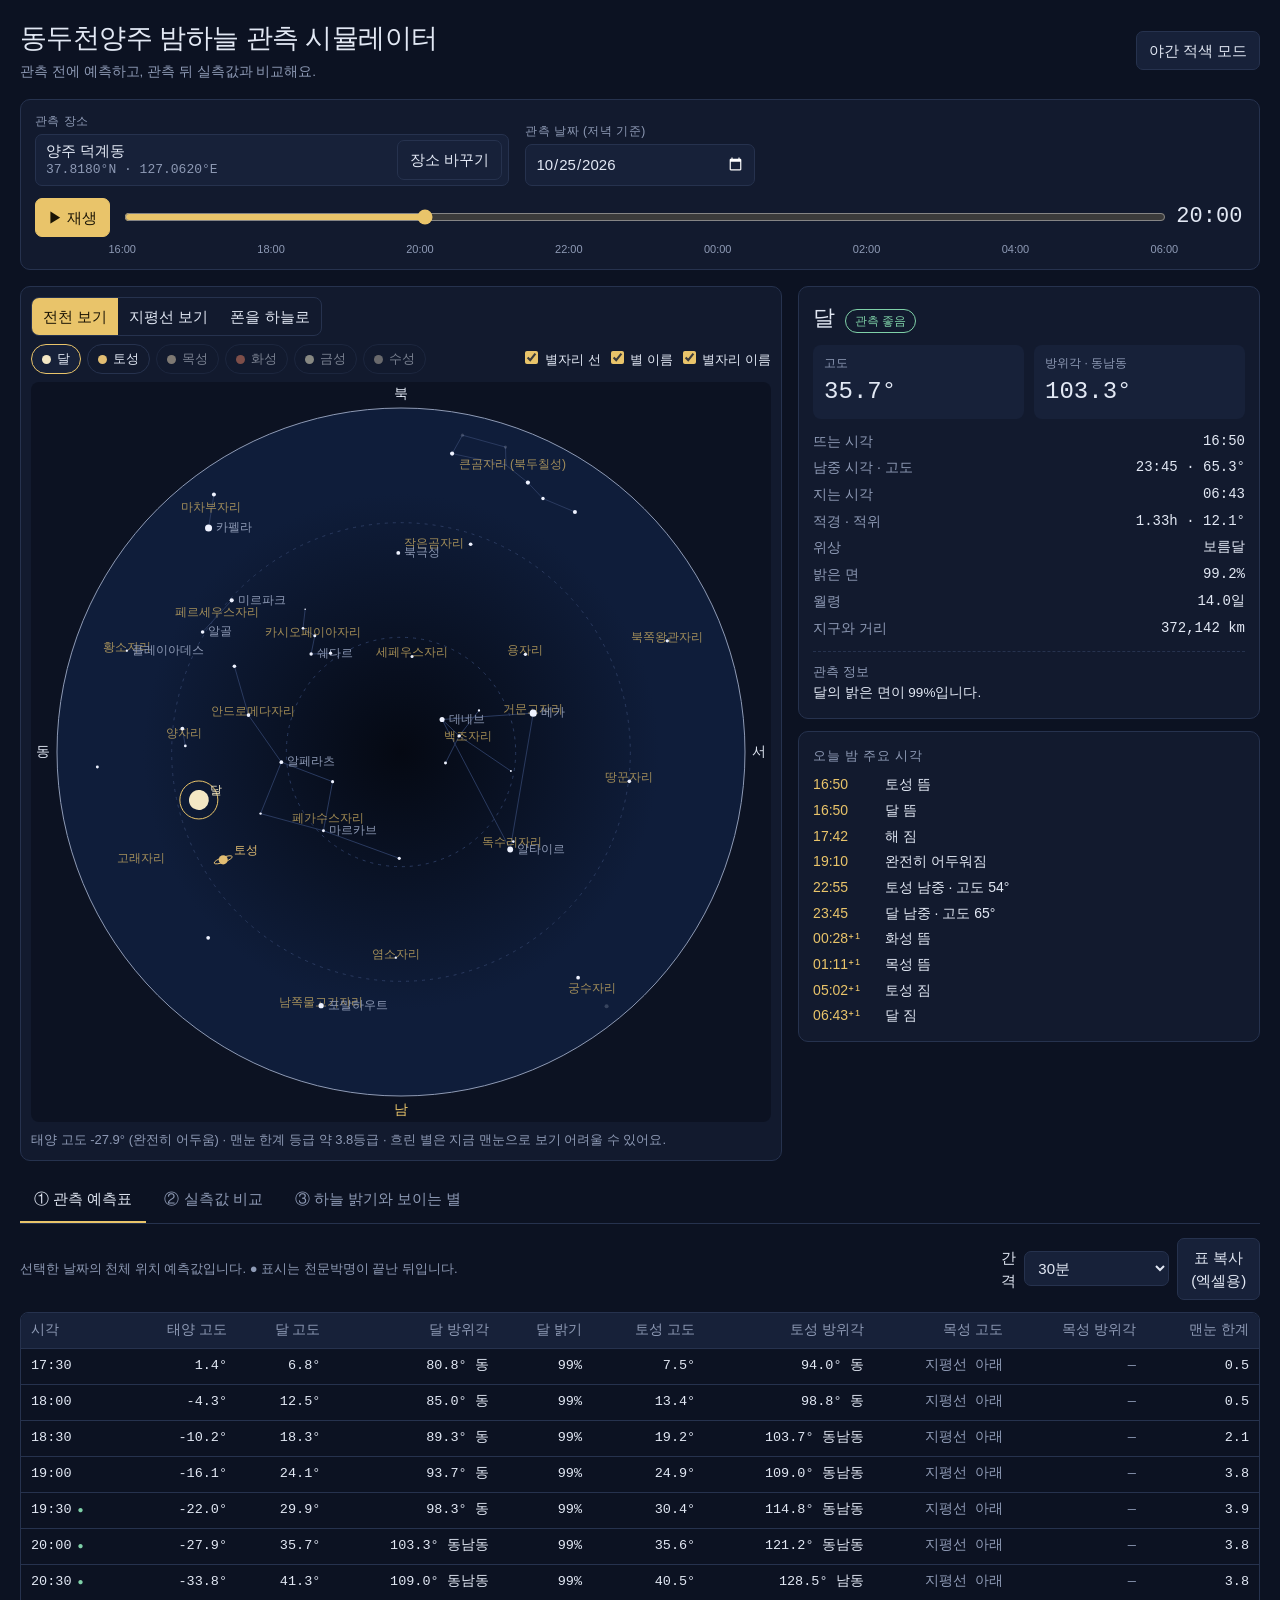
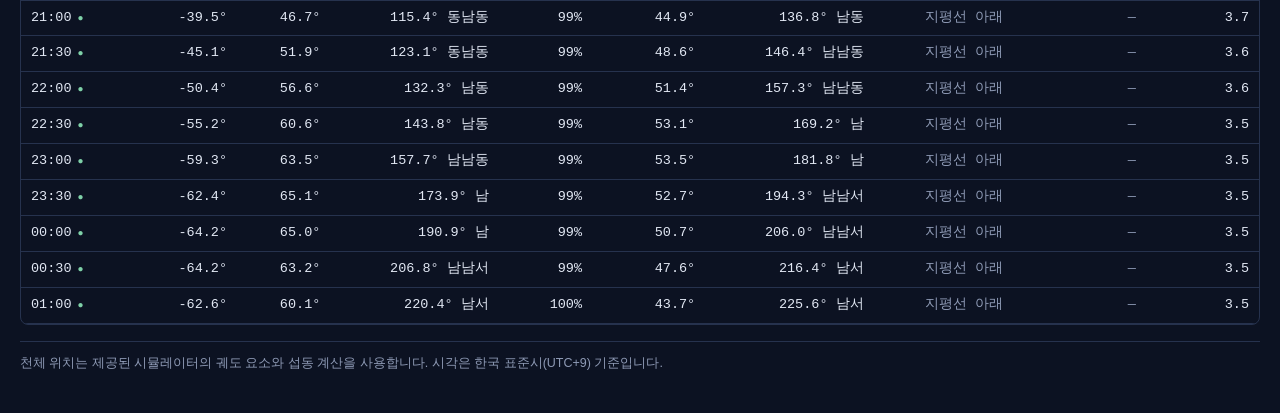
<file: index.html>
<!doctype html>
<html lang="ko">
<head>
  <meta charset="utf-8">
  <meta name="viewport" content="width=device-width, initial-scale=1">
  <meta name="theme-color" content="#0c1222">
  <meta name="description" content="동두천양주 밤하늘을 예측하고 관측 기록을 비교하는 수업용 시뮬레이터">
  <title>동두천양주 밤하늘 관측 시뮬레이터</title>
  <link rel="manifest" href="manifest.webmanifest">
  <link rel="icon" href="icon.svg" type="image/svg+xml">
  <link rel="stylesheet" href="css/style.css">
  <script src="js/data.js" defer></script>
  <script src="js/astro.js" defer></script>
  <script src="js/app.js" defer></script>
</head>
<body>
  <main class="wrap">
    <header class="top">
      <div>
        <h1>동두천양주 밤하늘 관측 시뮬레이터</h1>
        <p class="sub">관측 전에 예측하고, 관측 뒤 실측값과 비교해요.</p>
      </div>
      <button id="btnRed" type="button" aria-pressed="false">야간 적색 모드</button>
    </header>

    <section class="controls" aria-label="관측 조건">
      <div class="field placefield">
        <span class="lbl">관측 장소</span>
        <div class="placebox">
          <div class="pinfo"><b id="placeName">양주 덕계동</b><span class="mono small muted" id="placeCoord"></span></div>
          <button id="btnPlace" type="button" aria-expanded="false" aria-controls="placePanel">장소 바꾸기</button>
        </div>
      </div>
      <div class="field">
        <label for="date">관측 날짜 (저녁 기준)</label>
        <input id="date" type="date" value="2026-10-25">
      </div>
      <div class="placepanel" id="placePanel" hidden>
        <div class="pp-col">
          <h3>지도 좌표 붙여 넣기</h3>
          <div class="row nowrap"><input id="coordIn" type="text" placeholder="예: 37.818, 127.062" aria-label="좌표 또는 지도 링크"><button class="primary" id="coordApply" type="button">적용</button></div>
          <p class="small muted">위도, 경도 순서의 숫자 좌표 또는 지도 링크에서 좌표를 읽습니다.</p>
          <p class="small" id="coordMsg" aria-live="polite"></p>
          <details><summary>좌표를 얻는 방법</summary><p class="small muted">지도에서 관측 지점을 길게 눌러 표시된 위도와 경도를 복사해 붙여 넣으세요.</p></details>
        </div>
        <div class="pp-col">
          <h3>현재 위치와 직접 입력</h3>
          <button id="btnGps" type="button">현재 위치 사용</button>
          <p class="small muted" id="gpsMsg" aria-live="polite">GPS를 쓰려면 위치 권한을 허용해 주세요.</p>
          <div class="latlon">
            <div class="field"><label for="lat">위도</label><input id="lat" type="number" min="-90" max="90" step="0.0001"></div>
            <div class="field"><label for="lon">경도</label><input id="lon" type="number" min="-180" max="180" step="0.0001"></div>
          </div>
        </div>
        <div class="pp-col">
          <h3>저장한 관측 장소</h3>
          <div class="row nowrap"><input id="placeNameIn" type="text" placeholder="장소 이름" aria-label="저장할 장소 이름"><button id="savePlace" type="button">현재 장소 저장</button></div>
          <div class="saved" id="savedList" aria-label="저장한 장소"></div>
        </div>
      </div>
      <div class="timebar">
        <button id="btnPlay" class="primary" type="button">▶ 재생</button>
        <input id="time" type="range" min="960" max="1800" step="5" value="1200" aria-label="시각, 16시부터 다음 날 6시까지">
        <output class="clock" id="clock">20:00</output>
        <div class="ticks" id="ticks" aria-hidden="true"></div>
      </div>
    </section>

    <section class="main">
      <div class="skybox">
        <div class="seg viewseg" role="group" aria-label="하늘 보기 방식">
          <button id="vDome" type="button" aria-pressed="true">전천 보기</button>
          <button id="vPano" type="button" aria-pressed="false">지평선 보기</button>
          <button id="vAr" type="button" aria-pressed="false">폰을 하늘로</button>
        </div>
        <div class="skyhead">
          <div class="legend" id="legend" role="group" aria-label="천체 선택"></div>
          <div class="row options">
            <label><input type="checkbox" id="optLines" checked> 별자리 선</label>
            <label><input type="checkbox" id="optNames" checked> 별 이름</label>
            <label><input type="checkbox" id="optCons" checked> 별자리 이름</label>
          </div>
        </div>
        <div class="canvaswrap" id="cw">
          <canvas id="sky" tabindex="0" aria-label="밤하늘 지도. 천체를 선택하면 자세한 정보를 확인할 수 있습니다."></canvas>
          <div class="tip" id="tip" hidden></div>
        </div>
        <div class="arbar" id="arBar" hidden>
          <div class="row">
            <button class="primary" id="arSensor" type="button">센서 켜기</button>
            <button id="arCal" type="button">선택한 천체로 방향 보정</button>
            <button id="arOut" type="button" aria-label="시야 넓히기">−</button>
            <button id="arIn" type="button" aria-label="시야 좁히기">+</button>
            <label><input type="checkbox" id="arDecl" checked> 나침반 보정</label>
          </div>
          <p class="small" id="arMsg" aria-live="polite">센서를 허용하거나 화면을 끌어 하늘을 둘러보세요.</p>
        </div>
        <p class="small muted" id="skyNote"></p>
      </div>
      <aside class="side">
        <article class="card" id="objCard" aria-live="polite"></article>
        <article class="card"><h3>오늘 밤 주요 시각</h3><ul class="events" id="events"></ul></article>
      </aside>
    </section>

    <section class="activity">
      <div class="tabs" role="tablist" aria-label="관측 활동">
        <button type="button" role="tab" id="t1" aria-selected="true" aria-controls="p1">① 관측 예측표</button>
        <button type="button" role="tab" id="t2" aria-selected="false" aria-controls="p2">② 실측값 비교</button>
        <button type="button" role="tab" id="t3" aria-selected="false" aria-controls="p3">③ 하늘 밝기와 보이는 별</button>
      </div>

      <div class="tabpanel" role="tabpanel" id="p1">
        <div class="row between">
          <p class="small muted">선택한 날짜의 천체 위치 예측값입니다. ● 표시는 천문박명이 끝난 뒤입니다.</p>
          <div class="row"><label for="step">간격</label><select id="step"><option value="15">15분</option><option value="30" selected>30분</option><option value="60">1시간</option></select><button id="copyPred" type="button">표 복사 (엑셀용)</button></div>
        </div>
        <div class="scroll"><table id="predTable"></table></div>
      </div>

      <div class="tabpanel" role="tabpanel" id="p2" hidden>
        <form class="form" id="mForm">
          <div class="field"><label for="mTarget">대상</label><select id="mTarget"></select></div>
          <div class="field"><label for="mDate">날짜</label><input id="mDate" type="date" required></div>
          <div class="field"><label for="mTime">측정 시각</label><input id="mTime" type="time" value="20:00" required></div>
          <div class="field"><label for="mAlt">측정 고도 (°)</label><input id="mAlt" type="number" min="-5" max="90" step="0.1" placeholder="예: 35.0" required></div>
          <div class="field"><label for="mAz">측정 방위각 (°)</label><input id="mAz" type="number" min="0" max="360" step="0.1"></div>
          <div class="field"><label for="mWho">모둠 / 이름</label><input id="mWho" type="text" placeholder="예: 2모둠"></div>
          <label class="small"><input type="checkbox" id="mMag"> 나침반 자북값 보정</label>
          <button class="primary" type="submit">기록 추가</button>
        </form>
        <div class="two">
          <article class="chartbox"><div class="row between"><h2 id="chartTitle">예측 고도와 실측값</h2><select id="chartTarget" aria-label="그래프 천체"></select></div><div id="chart"></div></article>
          <article class="note"><b>관측 오차를 만드는 요인</b><ul><li>나침반 편각과 기기 방향 보정</li><li>기록 시각과 기기의 수평 상태</li><li>지평선 부근의 대기 굴절</li></ul></article>
        </div>
        <div class="row between"><p class="small muted" id="mSummary"></p><div class="row"><button id="clearEx" type="button">예시 기록 지우기</button><button id="copyMeas" type="button">기록 복사</button></div></div>
        <div class="scroll"><table id="measTable"></table></div>
        <textarea id="copybox" hidden aria-label="복사할 내용"></textarea>
        <p class="toast" id="toast" aria-live="polite"></p>
      </div>

      <div class="tabpanel" role="tabpanel" id="p3" hidden>
        <div class="two">
          <article class="card">
            <div class="row between"><h2>맨눈으로 보이는 별</h2><label for="skyType">관측지 하늘</label><select id="skyType"><option value="city">도심</option><option value="suburb" selected>교외</option><option value="rural">시골</option></select></div>
            <div class="big"><div><div class="k">현재 한계 등급</div><div class="v" id="nelmNow">-</div></div><div><div class="k">지평선 위 별 (추정)</div><div class="v" id="countNow">-</div></div></div>
            <div class="bars" id="bars"></div>
            <p class="small muted">하늘 밝기와 별 개수는 관측지 환경, 박명, 달빛을 이용한 교육용 추정값입니다.</p>
          </article>
          <article class="note"><b>관측 활동: 달빛은 별에 어떤 영향을 줄까요?</b><ul><li>같은 영역의 별 개수를 관측해 기록해 보세요.</li><li>날짜와 시각을 바꾸어 달빛에 따른 차이를 비교해 보세요.</li><li>실제 관측값은 구름과 대기 상태에 따라 달라집니다.</li></ul></article>
        </div>
      </div>
    </section>

    <footer>천체 위치는 제공된 시뮬레이터의 궤도 요소와 섭동 계산을 사용합니다. 시각은 한국 표준시(UTC+9) 기준입니다.</footer>
  </main>
</body>
</html>
</file>
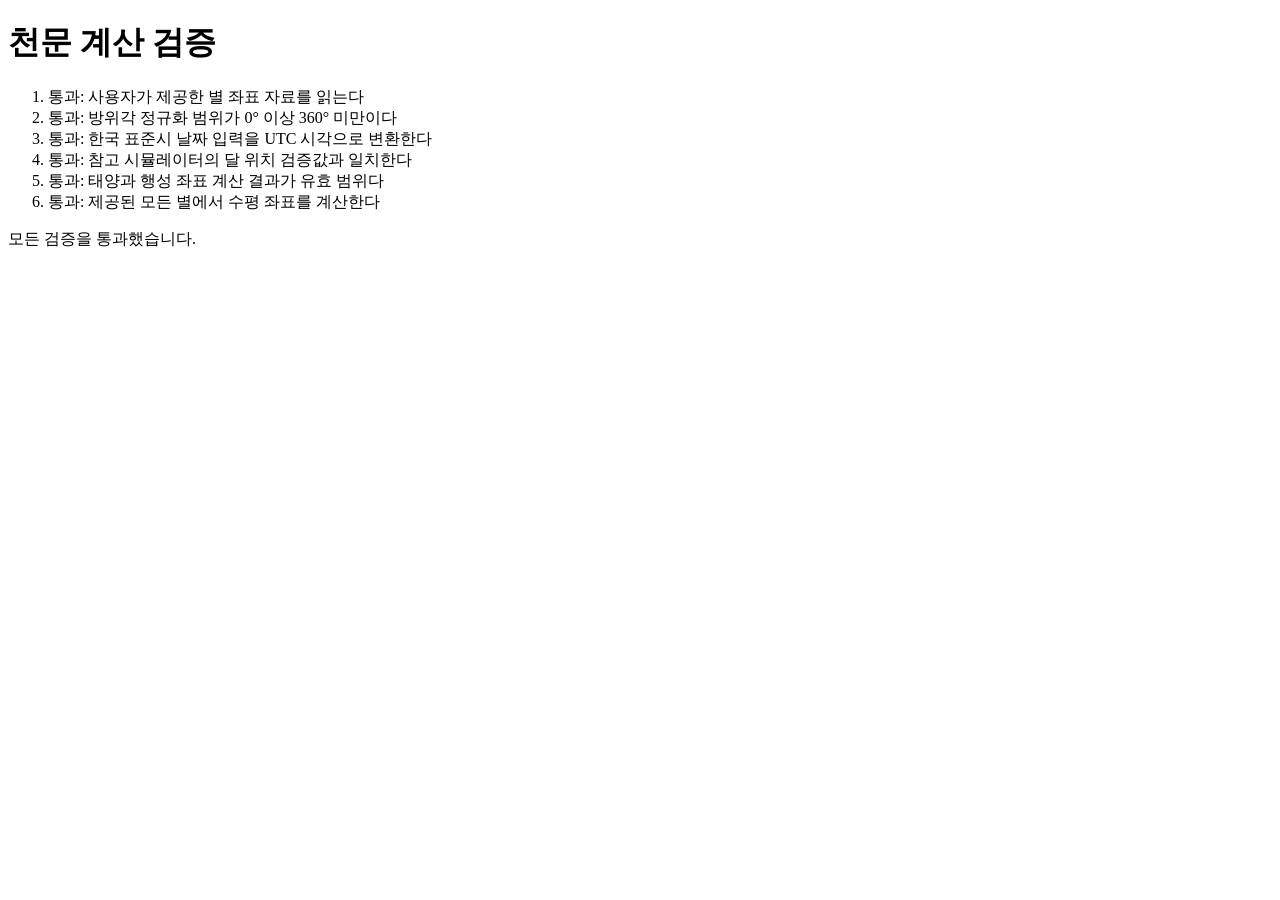
<file: tests/test.html>
<!DOCTYPE html>
<html lang="ko">
<head>
  <meta charset="UTF-8">
  <meta name="viewport" content="width=device-width, initial-scale=1">
  <title>천문 계산 검증</title>
  <script src="../js/data.js" defer></script>
  <script src="../js/astro.js" defer></script>
  <script src="test.js" defer></script>
</head>
<body>
  <h1>천문 계산 검증</h1>
  <ol id="results"></ol>
</body>
</html>
</file>
<file: css/style.css>
:root {
  color-scheme: dark;
  font-family: "Pretendard", "Apple SD Gothic Neo", "Malgun Gothic", sans-serif;
  font-synthesis: none;
  text-rendering: optimizeLegibility;
  --bg: #0c1222;
  --panel: #121a2e;
  --panel2: #172139;
  --line: #26324e;
  --fg: #e2e8f4;
  --muted: #8e9ab5;
  --accent: #e9c46a;
  --accent-ink: #1a1405;
  --good: #7fd1a8;
  --warn: #f0a35e;
  --bad: #ef7d7d;
  --sky-top: #050913;
  --sky-low: #0f1d3a;
  --grid: #2a3a5f;
  --star: #eef2ff;
  --c-moon: #f3e7c4;
  --c-saturn: #e2bd72;
  --c-jupiter: #ead8b8;
  --c-mars: #e98364;
  --c-venus: #fbf6d6;
  --c-mercury: #bfb8aa;
}

:root[data-red="1"] {
  --bg: #080000;
  --panel: #120202;
  --panel2: #1a0403;
  --line: #3d0b07;
  --fg: #ff5a45;
  --muted: #b0301f;
  --accent: #ff6a4d;
  --accent-ink: #1a0000;
  --good: #ff6a4d;
  --warn: #ff6a4d;
  --bad: #ff3b2b;
  --sky-top: #030000;
  --sky-low: #120201;
  --grid: #3d0b07;
  --star: #ff5a45;
  --c-moon: #ff7a62;
  --c-saturn: #ff6a4d;
  --c-jupiter: #ff6a4d;
  --c-mars: #ff4a35;
  --c-venus: #ff7a62;
  --c-mercury: #d9402c;
}

* { box-sizing: border-box; }
[hidden] { display: none !important; }
html, body { min-width: 320px; margin: 0; background: var(--bg); color: var(--fg); }
body { padding: 18px 16px 40px; font-size: 15px; line-height: 1.55; }
button, input, select, textarea { font: inherit; color: var(--fg); }
button, select, input[type="date"], input[type="time"], input[type="text"], input[type="number"] {
  min-width: 0;
  border: 1px solid var(--line);
  border-radius: 7px;
  background: var(--panel2);
}
button { padding: 7px 12px; cursor: pointer; }
button:hover { border-color: var(--muted); }
button:focus-visible, input:focus-visible, select:focus-visible, canvas:focus-visible { outline: 2px solid var(--accent); outline-offset: 2px; }
input[type="date"], input[type="time"], input[type="text"], input[type="number"], select { width: 100%; padding: 7px 9px; }
input[type="range"] { width: 100%; accent-color: var(--accent); }
input[type="checkbox"] { accent-color: var(--accent); }
.wrap { display: flex; width: min(100%, 1240px); flex-direction: column; gap: 16px; margin: 0 auto; }
h1 { margin: 0; font-size: clamp(20px, 2.6vw, 27px); font-weight: 700; letter-spacing: -.02em; }
h2 { margin: 0; font-size: 17px; font-weight: 700; }
h3 { margin: 0; color: var(--muted); font-size: 13px; font-weight: 500; letter-spacing: .06em; }
p { margin: 0; }
.mono, .num, .clock, .big .v, td, dd { font-family: Consolas, "SFMono-Regular", monospace; font-variant-numeric: tabular-nums; }
.muted, .lbl, .field label { color: var(--muted); }
.small { font-size: 13px; }
.sub { margin-top: 2px; color: var(--muted); font-size: 13.5px; }
.top, .row, .skyhead { display: flex; align-items: center; gap: 8px; }
.top, .between { justify-content: space-between; }
.top { flex-wrap: wrap; gap: 10px 20px; }
.primary { border-color: var(--accent); background: var(--accent); color: var(--accent-ink); font-weight: 700; }
.controls, .skybox, .card, .chartbox, .note {
  min-width: 0;
  border: 1px solid var(--line);
  border-radius: 10px;
  background: var(--panel);
}
.controls { display: grid; grid-template-columns: repeat(auto-fit, minmax(min(200px, 100%), 1fr)); align-items: end; gap: 12px 16px; padding: 12px 14px; }
.field { display: flex; min-width: 0; flex-direction: column; gap: 4px; }
.field label, .lbl { font-size: 12px; letter-spacing: .04em; }
.placefield { grid-column: span 2; }
.placebox { display: flex; min-width: 0; align-items: center; justify-content: space-between; gap: 10px; padding: 5px 6px 5px 10px; border: 1px solid var(--line); border-radius: 7px; background: var(--panel2); }
.pinfo { display: flex; min-width: 0; flex-direction: column; line-height: 1.35; }
.pinfo b { overflow: hidden; text-overflow: ellipsis; white-space: nowrap; }
.placebox button { flex: none; }
.placepanel { display: grid; grid-column: 1/-1; grid-template-columns: repeat(auto-fit, minmax(min(260px, 100%), 1fr)); gap: 18px; padding-top: 14px; border-top: 1px dashed var(--line); }
.pp-col { display: flex; min-width: 0; flex-direction: column; gap: 8px; }
.pp-col h3 { margin-top: 4px; }
.nowrap { flex-wrap: nowrap; }
.nowrap input { flex: 1; }
.latlon { display: grid; grid-template-columns: repeat(2, minmax(0, 1fr)); gap: 6px; }
.saved { display: flex; flex-wrap: wrap; gap: 6px; }
.saved .chip { padding: 0; }
.saved .chip button { border: 0; border-radius: 0; background: transparent; }
.saved .chip button.x { padding-inline: 5px; color: var(--muted); }
.timebar { display: grid; grid-column: 1/-1; grid-template-columns: auto minmax(0, 1fr) auto; align-items: center; gap: 12px; }
.clock { min-width: 5.2ch; font-size: 22px; font-weight: 500; }
.ticks { position: relative; grid-column: 2; height: 16px; margin-top: -8px; color: var(--muted); font-size: 11px; }
.ticks span { position: absolute; transform: translateX(-50%); white-space: nowrap; }
.main { display: grid; grid-template-columns: minmax(0, 1.65fr) minmax(0, 1fr); gap: 16px; }
.skybox { display: flex; flex-direction: column; gap: 8px; padding: 10px; }
.seg { display: inline-flex; max-width: 100%; overflow: hidden; align-self: flex-start; border: 1px solid var(--line); border-radius: 8px; }
.seg button { border: 0; border-radius: 0; background: transparent; padding: 7px 11px; }
.seg button[aria-pressed="true"] { background: var(--accent); color: var(--accent-ink); font-weight: 700; }
.skyhead { flex-wrap: wrap; justify-content: space-between; }
.legend, .options { display: flex; flex-wrap: wrap; gap: 6px; }
.chip { display: inline-flex; align-items: center; gap: 6px; padding: 4px 10px; border: 1px solid var(--line); border-radius: 999px; background: transparent; font-size: 13px; }
.chip i { width: 9px; height: 9px; border-radius: 50%; }
.chip[aria-pressed="true"] { border-color: var(--accent); background: var(--panel2); }
.chip.below { opacity: .5; }
.options { font-size: 13px; }
.canvaswrap { position: relative; width: 100%; min-width: 0; }
canvas#sky { display: block; width: 100%; border-radius: 8px; touch-action: manipulation; cursor: crosshair; }
.tip { position: absolute; z-index: 2; pointer-events: none; padding: 4px 8px; transform: translate(-50%, -130%); border: 1px solid var(--line); border-radius: 6px; background: var(--panel2); font-size: 12px; white-space: nowrap; }
.arbar { display: flex; flex-direction: column; gap: 8px; padding: 10px; border: 1px solid var(--line); border-radius: 8px; background: var(--panel2); }
.arbar .row { flex-wrap: wrap; }
.side { display: flex; min-width: 0; flex-direction: column; gap: 12px; }
.card { padding: 14px; }
.objname { display: flex; align-items: baseline; flex-wrap: wrap; gap: 10px; }
.objname b { font-size: 22px; }
.big { display: grid; grid-template-columns: repeat(2, minmax(0, 1fr)); gap: 10px; margin-top: 10px; }
.big > div { min-width: 0; padding: 9px 11px; border-radius: 8px; background: var(--panel2); }
.big .v { font-size: 24px; }
.big .k { color: var(--muted); font-size: 12px; }
.pill { display: inline-block; padding: 2px 9px; border: 1px solid currentColor; border-radius: 999px; font-size: 12px; }
.good { color: var(--good); } .warn { color: var(--warn); } .bad { color: var(--bad); }
dl.kv { display: grid; grid-template-columns: auto minmax(0, 1fr); gap: 5px 14px; margin: 12px 0 0; font-size: 14px; }
dl.kv dt { color: var(--muted); }
dl.kv dd { overflow-wrap: anywhere; margin: 0; text-align: right; }
.tipbox { margin-top: 12px; padding-top: 10px; border-top: 1px dashed var(--line); font-size: 13.5px; }
.events { display: flex; flex-direction: column; gap: 4px; margin: 8px 0 0; padding: 0; list-style: none; font-size: 14px; }
.events li { display: grid; grid-template-columns: 4.4em minmax(0, 1fr); gap: 10px; }
.events .t { color: var(--accent); }
.activity { min-width: 0; }
.tabs { display: flex; flex-wrap: wrap; gap: 4px; border-bottom: 1px solid var(--line); }
.tabs button { border: 0; border-bottom: 2px solid transparent; border-radius: 0; background: transparent; padding: 10px 14px; color: var(--muted); }
.tabs button[aria-selected="true"] { border-bottom-color: var(--accent); color: var(--fg); }
.tabpanel { display: flex; min-width: 0; flex-direction: column; gap: 12px; padding-top: 14px; }
.tabpanel > .row { flex-wrap: wrap; }
.scroll { overflow-x: auto; border: 1px solid var(--line); border-radius: 8px; }
table { width: 100%; border-collapse: collapse; font-size: 13.5px; }
th, td { padding: 7px 10px; border-bottom: 1px solid var(--line); text-align: right; white-space: nowrap; }
th { position: sticky; top: 0; background: var(--panel2); color: var(--muted); font-weight: 500; }
th:first-child, td:first-child { text-align: left; }
td.dim { color: var(--muted); }
tr.dark td:first-child::after { color: var(--good); content: " ●"; font-size: 10px; }
.form { display: grid; grid-template-columns: repeat(auto-fit, minmax(min(130px, 100%), 1fr)); align-items: end; gap: 10px; padding: 12px; border: 1px solid var(--line); border-radius: 10px; background: var(--panel); }
.form button { min-height: 38px; }
.two { display: grid; grid-template-columns: minmax(0, 1.3fr) minmax(0, 1fr); gap: 14px; }
.chartbox, .note { padding: 12px 14px; }
.chartbox svg { display: block; width: 100%; height: auto; }
.note { font-size: 13.5px; }
.note ul { margin: 6px 0 0; padding-left: 18px; }
.note li { margin: 4px 0; }
.bars { display: flex; flex-direction: column; gap: 10px; margin-top: 14px; }
.bars .b { display: grid; grid-template-columns: 8.5em minmax(0, 1fr) 4.5em; align-items: center; gap: 10px; font-size: 13.5px; }
.bars .num { text-align: right; }
.meter { position: relative; overflow: hidden; height: 12px; border: 1px solid var(--line); border-radius: 6px; background: var(--panel2); }
.meter span { position: absolute; inset: 0 auto 0 0; background: var(--accent); }
textarea#copybox { width: 100%; height: 120px; border: 1px solid var(--line); border-radius: 7px; background: var(--panel2); color: var(--fg); }
.toast, .msg-ok { color: var(--good); } .msg-bad { color: var(--warn); }
footer { padding-top: 12px; border-top: 1px solid var(--line); color: var(--muted); font-size: 12.5px; }

@media (max-width: 860px) {
  .main, .two { grid-template-columns: minmax(0, 1fr); }
  .placefield { grid-column: span 1; }
}

@media (max-width: 520px) {
  body { padding: 12px 10px 28px; }
  .wrap { gap: 12px; }
  .controls { grid-template-columns: minmax(0, 1fr); gap: 10px; padding: 10px; }
  .placefield { grid-column: 1; }
  .timebar { grid-template-columns: auto minmax(0, 1fr) auto; gap: 8px; }
  .clock { min-width: 4.2ch; font-size: 18px; }
  .viewseg { width: 100%; }
  .viewseg button { flex: 1; padding-inline: 5px; font-size: 12px; }
  .skyhead { align-items: flex-start; }
  .options { gap: 4px 7px; font-size: 11px; }
  .options label { white-space: nowrap; }
  .legend { gap: 4px; }
  .chip { padding: 4px 7px; font-size: 12px; }
  .tabs button { flex: 1 1 auto; padding: 8px 6px; font-size: 12px; }
  .form { grid-template-columns: repeat(2, minmax(0, 1fr)); }
  .form > :last-child { grid-column: 1/-1; }
  .bars .b { grid-template-columns: 6.5em minmax(0, 1fr) 3.8em; gap: 6px; font-size: 12px; }
  .row.between { align-items: flex-start; }
  .between .row { flex-wrap: wrap; }
}

@media (prefers-reduced-motion: reduce) {
  *, *::before, *::after { scroll-behavior: auto !important; transition-duration: .01ms !important; }
}
</file>
